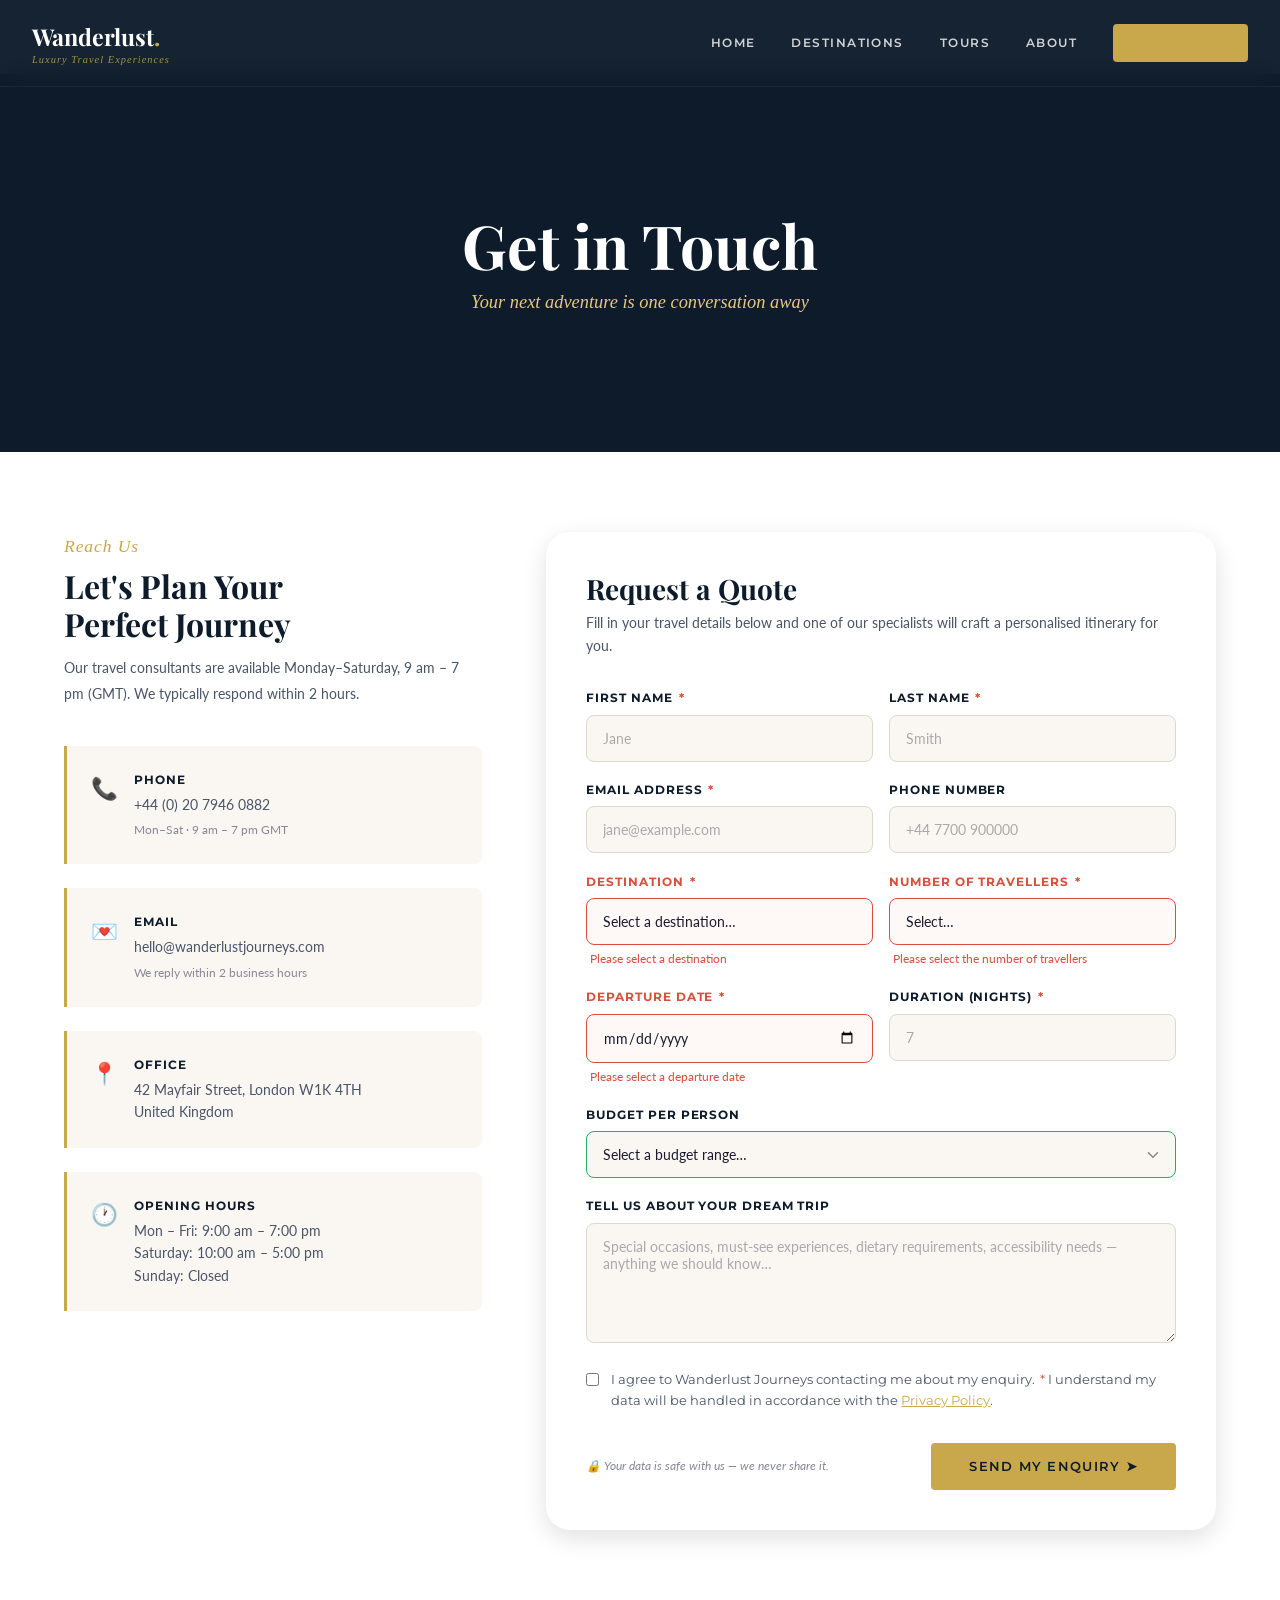
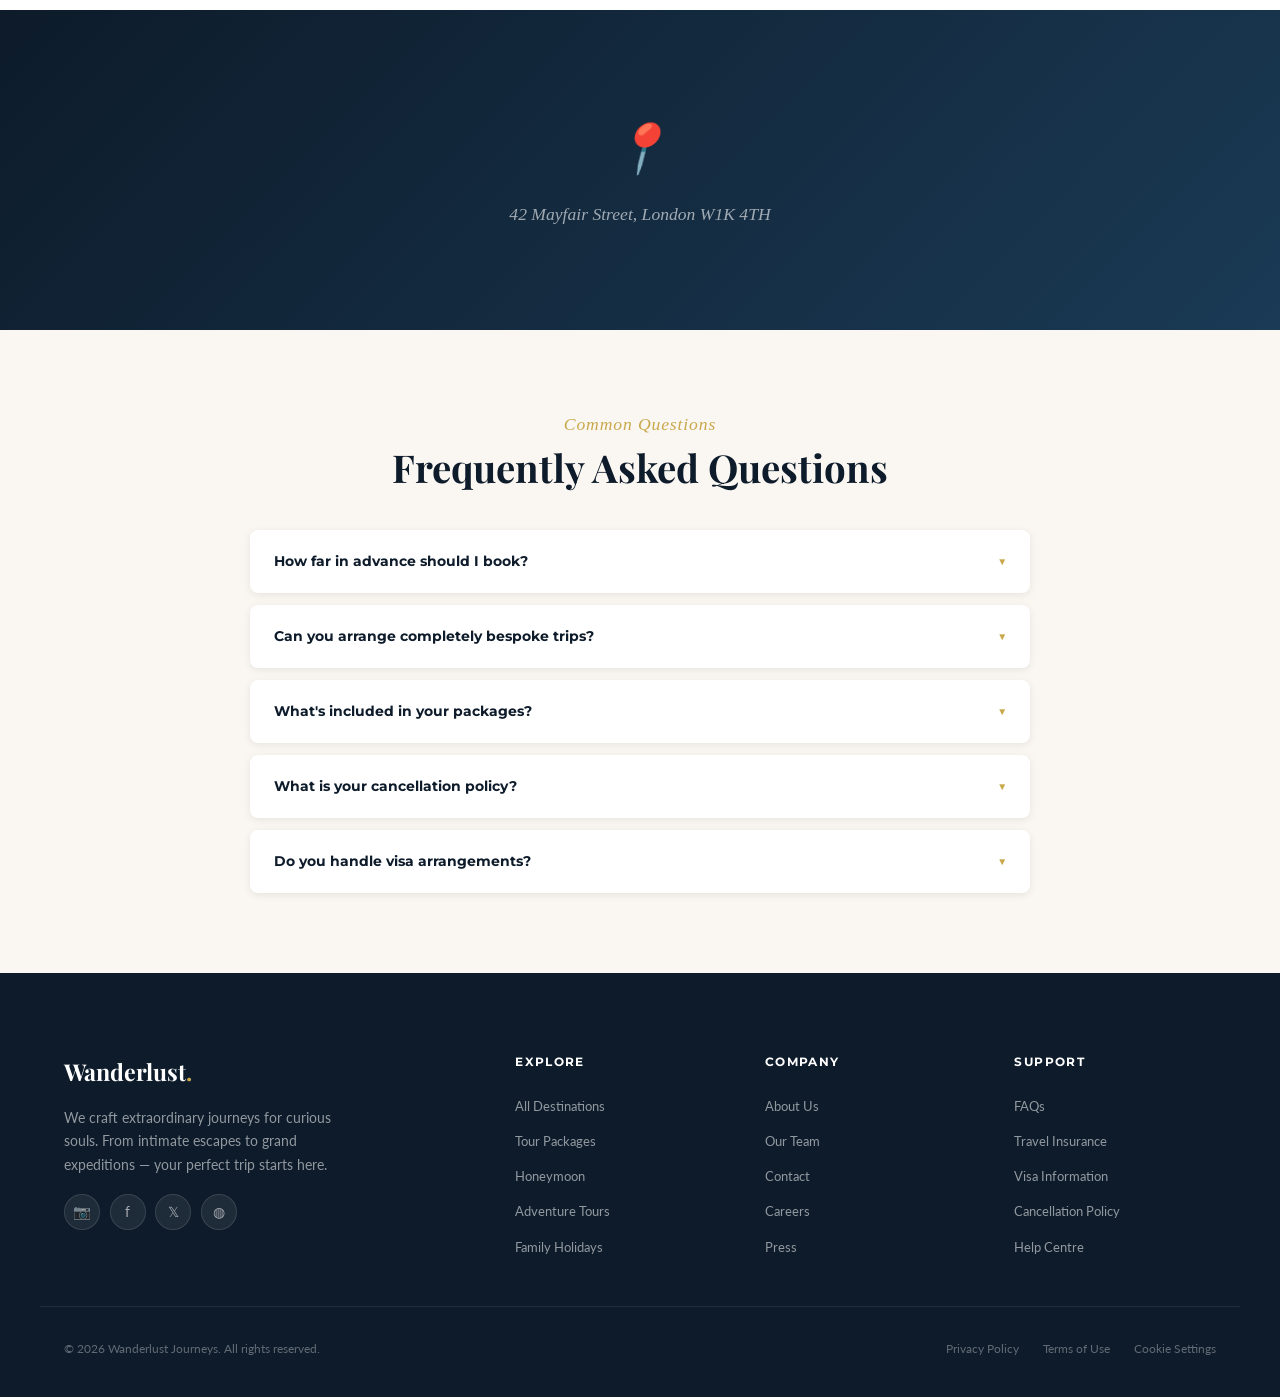
<file: contact.html>
<!DOCTYPE html>
<html lang="en">
<head>
  <meta charset="UTF-8" />
  <meta name="viewport" content="width=device-width, initial-scale=1.0" />
  <title>Contact &amp; Book — Wanderlust Journeys</title>
  <meta name="description" content="Ready to travel? Contact our experts and start planning your dream journey today." />
  <link rel="icon" type="image/svg+xml" href="/favicon.svg" />
  <link rel="stylesheet" href="style.css" />
  <style>
    .contact-hero { background-image: url('https://images.unsplash.com/photo-1476514525535-07fb3b4ae5f1?w=1920&q=80'); }

    /* Map placeholder */
    .map-section { padding: 0; height: 320px; overflow: hidden; position: relative; }
    .map-placeholder {
      width: 100%; height: 100%;
      background: linear-gradient(135deg, var(--navy) 0%, #1a3a55 100%);
      display: flex; align-items: center; justify-content: center;
      color: rgba(255,255,255,.6);
      font-family: var(--font-accent);
      font-style: italic;
      font-size: 1.1rem;
      flex-direction: column;
      gap: .75rem;
    }
    .map-placeholder .map-icon { font-size: 3rem; color: var(--gold); animation: float 3s ease infinite; }

    /* Success state — visible only after :valid form submit (shown via :focus-within trick workaround) */
    .form-success-msg {
      display: none;
      background: rgba(39,174,96,.1);
      border: 1px solid rgba(39,174,96,.3);
      border-radius: var(--radius-md);
      padding: 1rem 1.25rem;
      color: var(--success);
      font-family: var(--font-nav);
      font-size: .85rem;
      font-weight: 600;
      margin-top: 1rem;
    }

    /* FAQ accordion (CSS-only) */
    .faq-section { padding: var(--section-py) 1.5rem; background: var(--cream-light); }
    .faq-grid    { max-width: 780px; margin: 0 auto; display: flex; flex-direction: column; gap: .75rem; }
    .faq-item    { background: var(--white); border-radius: var(--radius-md); box-shadow: var(--shadow-sm); overflow: hidden; }

    .faq-toggle  { display: none; }
    .faq-question {
      display: flex; align-items: center; justify-content: space-between;
      padding: 1.25rem 1.5rem;
      cursor: pointer;
      font-family: var(--font-nav);
      font-size: .9rem; font-weight: 700;
      color: var(--navy);
      transition: color .3s;
      user-select: none;
      -webkit-user-select: none;
    }
    .faq-question:hover { color: var(--gold); }
    .faq-arrow {
      display: inline-block;
      font-size: .85rem;
      transition: transform .35s ease;
      color: var(--gold);
    }
    .faq-toggle:checked ~ .faq-question .faq-arrow { transform: rotate(180deg); }
    .faq-toggle:checked ~ .faq-question { color: var(--gold); }

    .faq-answer {
      max-height: 0;
      overflow: hidden;
      transition: max-height .45s ease, padding .35s ease;
    }
    .faq-answer-inner {
      padding: 0 1.5rem;
      font-size: .88rem;
      color: var(--mid);
      line-height: 1.75;
    }
    .faq-toggle:checked ~ .faq-answer { max-height: 260px; }
    .faq-toggle:checked ~ .faq-answer .faq-answer-inner { padding-bottom: 1.25rem; }
  </style>
</head>
<body>

<input type="checkbox" id="menu-toggle" class="menu-toggle">

<!-- ═══════════════════════════ HEADER ═══════════════════════════ -->
<header class="header">
  <div class="header-inner">
    <a href="/index.html" class="logo">
      <div>
        <div class="logo-text">Wanderlust<span>.</span></div>
        <div class="logo-tagline">Luxury Travel Experiences</div>
      </div>
    </a>
    <label for="menu-toggle" class="burger-label" aria-label="Toggle menu">
      <span></span><span></span><span></span>
    </label>
    <nav class="nav-links" aria-label="Main navigation">
      <a href="index.html">Home</a>
      <a href="destinations.html">Destinations</a>
      <a href="tours.html">Tours</a>
      <a href="about.html">About</a>
      <a href="contact.html" class="btn btn-primary active">Book Now</a>
    </nav>
  </div>
</header>

<!-- ═══════════════════════════ PAGE HERO ═══════════════════════════ -->
<div class="page-hero contact-hero">
  <div class="page-hero-content">
    <h1>Get in Touch</h1>
    <p>Your next adventure is one conversation away</p>
  </div>
</div>

<!-- ═══════════════════════════ CONTACT SECTION ═══════════════════════════ -->
<section class="section">
  <div class="contact-layout container">

    <!-- ── Left: Contact Info ── -->
    <div class="contact-info">

      <div style="margin-bottom:1rem;">
        <span class="section-eyebrow">Reach Us</span>
        <h2 class="section-title" style="font-size:clamp(1.6rem,2.5vw,2.2rem);">Let's Plan Your<br>Perfect Journey</h2>
        <p style="font-size:.9rem;color:var(--mid);margin-top:.75rem;line-height:1.75;">Our travel consultants are available Monday–Saturday, 9 am – 7 pm (GMT). We typically respond within 2 hours.</p>
      </div>

      <div class="contact-info-item">
        <div class="ci-icon">&#128222;</div>
        <div class="ci-text">
          <h4>Phone</h4>
          <p>+44 (0) 20 7946 0882</p>
          <p style="font-size:.78rem;color:var(--light);margin-top:.25rem;">Mon–Sat · 9 am – 7 pm GMT</p>
        </div>
      </div>

      <div class="contact-info-item">
        <div class="ci-icon">&#128140;</div>
        <div class="ci-text">
          <h4>Email</h4>
          <p>hello@wanderlustjourneys.com</p>
          <p style="font-size:.78rem;color:var(--light);margin-top:.25rem;">We reply within 2 business hours</p>
        </div>
      </div>

      <div class="contact-info-item">
        <div class="ci-icon">&#128205;</div>
        <div class="ci-text">
          <h4>Office</h4>
          <p>42 Mayfair Street, London W1K 4TH<br>United Kingdom</p>
        </div>
      </div>

      <div class="contact-info-item">
        <div class="ci-icon">&#128336;</div>
        <div class="ci-text">
          <h4>Opening Hours</h4>
          <p>Mon – Fri: 9:00 am – 7:00 pm<br>Saturday: 10:00 am – 5:00 pm<br>Sunday: Closed</p>
        </div>
      </div>

    </div><!-- /.contact-info -->

    <!-- ── Right: Booking Form ── -->
    <div class="contact-form-box">
      <h3>Request a Quote</h3>
      <p>Fill in your travel details below and one of our specialists will craft a personalised itinerary for you.</p>

      
      <form action="#" method="get">

        <div class="form-row">
          <div class="form-group">
            <label for="fname">First Name <span class="req">*</span></label>
            <input
              type="text"
              id="fname"
              name="first_name"
              class="form-control"
              placeholder="Jane"
              required
              minlength="2"
              pattern="[A-Za-z\s\-]{2,}"
            />
            <span class="v-msg">Please enter a valid first name (min 2 characters)</span>
          </div>
          <div class="form-group">
            <label for="lname">Last Name <span class="req">*</span></label>
            <input
              type="text"
              id="lname"
              name="last_name"
              class="form-control"
              placeholder="Smith"
              required
              minlength="2"
              pattern="[A-Za-z\s\-]{2,}"
            />
            <span class="v-msg">Please enter a valid last name (min 2 characters)</span>
          </div>
        </div>

        <div class="form-row">
          <div class="form-group">
            <label for="email">Email Address <span class="req">*</span></label>
            <input
              type="email"
              id="email"
              name="email"
              class="form-control"
              placeholder="jane@example.com"
              required
            />
            <span class="v-msg">Please enter a valid email address</span>
          </div>
          <div class="form-group">
            <label for="phone">Phone Number</label>
            <input
              type="tel"
              id="phone"
              name="phone"
              class="form-control"
              placeholder="+44 7700 900000"
              pattern="[\+\d\s\(\)\-]{7,20}"
            />
            <span class="v-msg">Please enter a valid phone number</span>
          </div>
        </div>

        <div class="form-row">
          <div class="form-group">
            <label for="destination">Destination <span class="req">*</span></label>
            <select id="destination" name="destination" class="form-control" required>
              <option value="" disabled selected>Select a destination…</option>
              <optgroup label="Europe">
                <option value="paris">Paris, France</option>
                <option value="santorini">Santorini, Greece</option>
                <option value="switzerland">Swiss Alps</option>
                <option value="iceland">Iceland</option>
              </optgroup>
              <optgroup label="Asia">
                <option value="bali">Bali, Indonesia</option>
                <option value="tokyo">Tokyo, Japan</option>
                <option value="thailand">Thailand</option>
                <option value="maldives">Maldives</option>
              </optgroup>
              <optgroup label="Americas &amp; Africa">
                <option value="peru">Peru (Machu Picchu)</option>
                <option value="morocco">Morocco</option>
              </optgroup>
              <option value="other">Other / Bespoke</option>
            </select>
            <span class="v-msg">Please select a destination</span>
          </div>
          <div class="form-group">
            <label for="travellers">Number of Travellers <span class="req">*</span></label>
            <select id="travellers" name="travellers" class="form-control" required>
              <option value="" disabled selected>Select…</option>
              <option value="1">1 — Solo</option>
              <option value="2">2 — Couple</option>
              <option value="3-4">3–4 — Small Group</option>
              <option value="5-8">5–8 — Group</option>
              <option value="9+">9+ — Large Group</option>
            </select>
            <span class="v-msg">Please select the number of travellers</span>
          </div>
        </div>

        <div class="form-row">
          <div class="form-group">
            <label for="depart">Departure Date <span class="req">*</span></label>
            <input
              type="date"
              id="depart"
              name="departure"
              class="form-control"
              required
              min="2025-01-01"
            />
            <span class="v-msg">Please select a departure date</span>
          </div>
          <div class="form-group">
            <label for="nights">Duration (nights) <span class="req">*</span></label>
            <input
              type="number"
              id="nights"
              name="nights"
              class="form-control"
              placeholder="7"
              required
              min="3"
              max="90"
            />
            <span class="v-msg">Please enter 3–90 nights</span>
          </div>
        </div>

        <div class="form-group">
          <label for="budget">Budget per Person</label>
          <select id="budget" name="budget" class="form-control">
            <option value="" disabled selected>Select a budget range…</option>
            <option value="1k-2k">$1,000 – $2,000</option>
            <option value="2k-4k">$2,000 – $4,000</option>
            <option value="4k-7k">$4,000 – $7,000</option>
            <option value="7k+">$7,000+</option>
            <option value="flexible">Flexible / Tell me what fits</option>
          </select>
        </div>

        <div class="form-group">
          <label for="message">Tell Us About Your Dream Trip</label>
          <textarea
            id="message"
            name="message"
            class="form-control"
            placeholder="Special occasions, must-see experiences, dietary requirements, accessibility needs — anything we should know…"
            rows="4"
          ></textarea>
        </div>

        <div class="form-group" style="display:flex;align-items:flex-start;gap:.75rem;">
          <input
            type="checkbox"
            id="consent"
            name="consent"
            required
            style="margin-top:.25rem;width:auto;flex-shrink:0;accent-color:var(--gold);"
          />
          <label for="consent" style="text-transform:none;letter-spacing:0;font-weight:400;font-size:.83rem;color:var(--mid);cursor:pointer;">
            I agree to Wanderlust Journeys contacting me about my enquiry. <span class="req">*</span>
            I understand my data will be handled in accordance with the <a href="#" style="color:var(--gold);text-decoration:underline;">Privacy Policy</a>.
          </label>
        </div>

        <div class="form-footer">
          <p class="form-note">&#128274; Your data is safe with us — we never share it.</p>
          <button type="submit" class="btn btn-primary">Send My Enquiry &#10148;</button>
        </div>

      </form>
    </div><!-- contact-form-box -->

  </div>
</section>

<!-- ═══════════════════════════ MAP PLACEHOLDER ═══════════════════════════ -->
<div class="map-section">
  <div class="map-placeholder">
    <span class="map-icon">&#128205;</span>
    <span>42 Mayfair Street, London W1K 4TH</span>
  </div>
</div>

<!-- ═══════════════════════════ FAQ  ═══════════════════════════ -->
<section class="faq-section">
  <div class="container text-center" style="margin-bottom:2.5rem;">
    <span class="section-eyebrow">Common Questions</span>
    <h2 class="section-title">Frequently Asked Questions</h2>
  </div>

  <div class="faq-grid">

    <div class="faq-item">
      <input type="checkbox" id="faq1" class="faq-toggle">
      <label for="faq1" class="faq-question">
        How far in advance should I book? <span class="faq-arrow">&#9660;</span>
      </label>
      <div class="faq-answer">
        <p class="faq-answer-inner">We recommend booking at least 3–6 months before your intended travel date, especially for peak season travel (June–August and December). Popular destinations like the Maldives and Japan can sell out up to 12 months in advance. However, we can often accommodate last-minute enquiries — just ask!</p>
      </div>
    </div>

    <div class="faq-item">
      <input type="checkbox" id="faq2" class="faq-toggle">
      <label for="faq2" class="faq-question">
        Can you arrange completely bespoke trips? <span class="faq-arrow">&#9660;</span>
      </label>
      <div class="faq-answer">
        <p class="faq-answer-inner">Absolutely — it's our speciality. While we offer pre-designed packages as a starting point, every itinerary is ultimately tailored to you. Tell us your dream and our consultants will build a trip around your exact preferences, dates, budget, and interests. No template, no compromise.</p>
      </div>
    </div>

    <div class="faq-item">
      <input type="checkbox" id="faq3" class="faq-toggle">
      <label for="faq3" class="faq-question">
        What's included in your packages? <span class="faq-arrow">&#9660;</span>
      </label>
      <div class="faq-answer">
        <p class="faq-answer-inner">Inclusions vary by package tier. All packages include accommodation and airport transfers; flights are included in most packages but can be excluded if you prefer to book independently. Our Premium and Luxury tiers include 24/7 concierge support, guided excursions, and travel insurance. See our full comparison table on the Tours page.</p>
      </div>
    </div>

    <div class="faq-item">
      <input type="checkbox" id="faq4" class="faq-toggle">
      <label for="faq4" class="faq-question">
        What is your cancellation policy? <span class="faq-arrow">&#9660;</span>
      </label>
      <div class="faq-answer">
        <p class="faq-answer-inner">We offer free cancellation up to 60 days before departure. Between 60–30 days, a 25% fee applies; 30–14 days, 50%; fewer than 14 days, 100%. We strongly recommend adding our comprehensive travel insurance (included in Premium &amp; Luxury tiers) which covers medical emergencies, trip interruption, and more.</p>
      </div>
    </div>

    <div class="faq-item">
      <input type="checkbox" id="faq5" class="faq-toggle">
      <label for="faq5" class="faq-question">
        Do you handle visa arrangements? <span class="faq-arrow">&#9660;</span>
      </label>
      <div class="faq-answer">
        <p class="faq-answer-inner">We provide comprehensive visa guidance and documentation checklists for every destination we serve. While we cannot apply on your behalf, our consultants will walk you through exactly what's needed, where to apply, and how long it takes. For certain destinations we work with specialist visa agencies and can facilitate the process on your behalf for a small fee.</p>
      </div>
    </div>

  </div>
</section>

<!-- ═══════════════════════════ FOOTER ═══════════════════════════ -->
<footer class="footer">
  <div class="footer-grid container">
    <div class="footer-brand">
      <div class="logo-text" style="margin-bottom:.3rem;">Wanderlust<span>.</span></div>
      <p>We craft extraordinary journeys for curious souls. From intimate escapes to grand expeditions — your perfect trip starts here.</p>
      <div class="footer-social">
        <a href="#" class="social-btn" aria-label="Instagram">&#128247;</a>
        <a href="#" class="social-btn" aria-label="Facebook">f</a>
        <a href="#" class="social-btn" aria-label="Twitter">&#120143;</a>
        <a href="#" class="social-btn" aria-label="Pinterest">&#9677;</a>
      </div>
    </div>
    <div class="footer-col">
      <h5>Explore</h5>
      <ul>
        <li><a href="destinations.html">All Destinations</a></li>
        <li><a href="tours.html">Tour Packages</a></li>
        <li><a href="tours.html">Honeymoon</a></li>
        <li><a href="tours.html">Adventure Tours</a></li>
        <li><a href="tours.html">Family Holidays</a></li>
      </ul>
    </div>
    <div class="footer-col">
      <h5>Company</h5>
      <ul>
        <li><a href="about.html">About Us</a></li>
        <li><a href="about.html">Our Team</a></li>
        <li><a href="contact.html">Contact</a></li>
        <li><a href="#">Careers</a></li>
        <li><a href="#">Press</a></li>
      </ul>
    </div>
    <div class="footer-col">
      <h5>Support</h5>
      <ul>
        <li><a href="#">FAQs</a></li>
        <li><a href="#">Travel Insurance</a></li>
        <li><a href="#">Visa Information</a></li>
        <li><a href="#">Cancellation Policy</a></li>
        <li><a href="contact.html">Help Centre</a></li>
      </ul>
    </div>
  </div>
  <div class="footer-bottom container">
    <p>&copy; 2026 Wanderlust Journeys. All rights reserved.</p>
    <div class="footer-bottom-links">
      <a href="#">Privacy Policy</a>
      <a href="#">Terms of Use</a>
      <a href="#">Cookie Settings</a>
    </div>
  </div>
</footer>

</body>
</html>
</file>
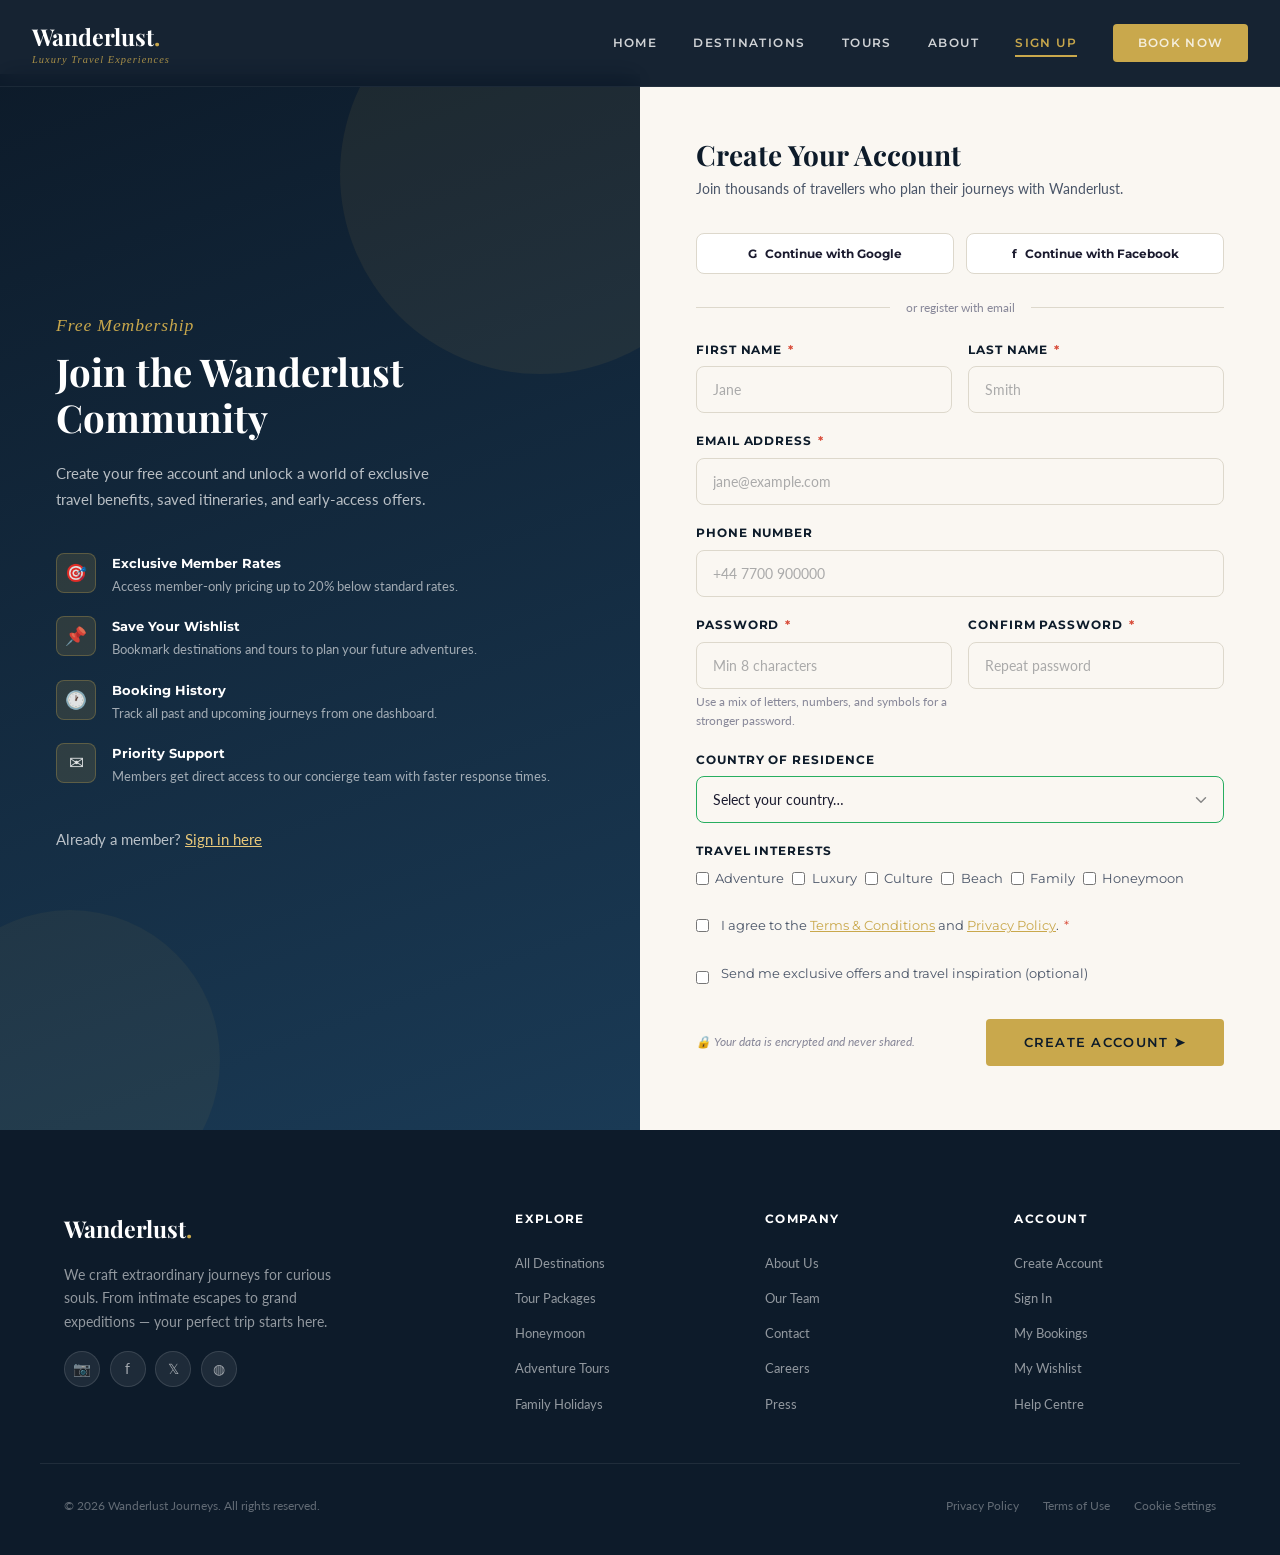
<file: signup.html>
<!DOCTYPE html>
<html lang="en">
<head>
  <meta charset="UTF-8" />
  <meta name="viewport" content="width=device-width, initial-scale=1.0" />
  <title>Sign Up — Wanderlust Journeys</title>
  <meta name="description" content="Create your free Wanderlust Journeys account to save favourite destinations, track bookings, and unlock exclusive member offers." />
  <link rel="icon" type="image/svg+xml" href="/favicon.svg" />
  <link rel="stylesheet" href="style.css" />
  <style>
    /* ── Sign-Up page layout ── */
    .signup-wrap {
      min-height: calc(100vh - 74px);
      margin-top: 74px;
      display: grid;
      grid-template-columns: 1fr 1fr;
    }

    /* Left: benefits panel */
    .signup-panel {
      background: linear-gradient(160deg, var(--navy) 0%, #1a3a55 100%);
      padding: 5rem 3.5rem;
      display: flex;
      flex-direction: column;
      justify-content: center;
      position: relative;
      overflow: hidden;
    }
    .signup-panel::before {
      content: '';
      position: absolute;
      top: -100px; right: -100px;
      width: 400px; height: 400px;
      border-radius: 50%;
      background: rgba(201,168,76,.08);
    }
    .signup-panel::after {
      content: '';
      position: absolute;
      bottom: -80px; left: -80px;
      width: 300px; height: 300px;
      border-radius: 50%;
      background: rgba(201,168,76,.06);
    }
    .signup-panel-inner { position: relative; z-index: 1; }

    .signup-panel .section-eyebrow { margin-bottom: .5rem; }
    .signup-panel h1 {
      color: var(--white);
      font-size: clamp(1.8rem,3vw,2.6rem);
      margin-bottom: 1.25rem;
    }
    .signup-panel > .signup-panel-inner > p {
      color: rgba(255,255,255,.7);
      font-size: .95rem;
      line-height: 1.75;
      max-width: 380px;
      margin-bottom: 2.5rem;
    }

    .benefit-list { display: flex; flex-direction: column; gap: 1.25rem; }
    .benefit-item {
      display: flex; align-items: flex-start; gap: 1rem;
      color: rgba(255,255,255,.85);
    }
    .benefit-icon {
      width: 40px; height: 40px; flex-shrink: 0;
      background: rgba(201,168,76,.15);
      border: 1px solid rgba(201,168,76,.3);
      border-radius: var(--radius-md);
      display: flex; align-items: center; justify-content: center;
      font-size: 1.1rem;
    }
    .benefit-text h4 { font-family: var(--font-nav); font-size: .82rem; font-weight: 700; color: var(--white); margin-bottom: .2rem; }
    .benefit-text p  { font-size: .8rem; color: rgba(255,255,255,.6); line-height: 1.5; }

    .signup-login-link {
      margin-top: 2.5rem;
      font-size: .85rem;
      color: rgba(255,255,255,.55);
    }
    .signup-login-link a { color: var(--gold-light); text-decoration: underline; }

    /* Right: form panel */
    .signup-form-wrap {
      background: var(--cream-light);
      padding: 4rem 3.5rem;
      display: flex;
      flex-direction: column;
      justify-content: center;
    }
    .signup-form-wrap h2 {
      font-family: var(--font-heading);
      font-size: 1.75rem;
      color: var(--navy);
      margin-bottom: .4rem;
    }
    .signup-form-wrap > p {
      font-size: .88rem;
      color: var(--mid);
      margin-bottom: 2rem;
    }

    /* Password strength hint */
    .pw-hint {
      font-size: .74rem;
      color: var(--light);
      margin-top: .3rem;
    }

    /* Divider */
    .form-divider {
      display: flex; align-items: center; gap: 1rem;
      margin: 1.5rem 0;
    }
    .form-divider::before,
    .form-divider::after {
      content: '';
      flex: 1;
      height: 1px;
      background: #ddd8cc;
    }
    .form-divider span { font-size: .75rem; color: var(--light); white-space: nowrap; }

    /* Social signup buttons */
    .social-signup { display: flex; gap: .75rem; }
    .social-signup-btn {
      flex: 1;
      padding: .75rem 1rem;
      border: 1.5px solid #ddd8cc;
      border-radius: var(--radius-md);
      background: var(--white);
      font-family: var(--font-nav);
      font-size: .75rem;
      font-weight: 700;
      color: var(--dark);
      cursor: pointer;
      transition: var(--transition);
      text-align: center;
      display: flex; align-items: center; justify-content: center; gap: .5rem;
    }
    .social-signup-btn:hover { border-color: var(--gold); box-shadow: var(--shadow-sm); transform: translateY(-1px); }

    @media (max-width: 900px) {
      .signup-wrap { grid-template-columns: 1fr; }
      .signup-panel { padding: 3rem 2rem; }
      .signup-form-wrap { padding: 3rem 2rem; }
    }
    @media (max-width: 480px) {
      .signup-panel { padding: 2.5rem 1.25rem; }
      .signup-form-wrap { padding: 2.5rem 1.25rem; }
      .social-signup { flex-direction: column; }
    }
  </style>
</head>
<body>

<input type="checkbox" id="menu-toggle" class="menu-toggle">

<!-- HEADER -->
<header class="header">
  <div class="header-inner">
    <a href="/index.html" class="logo">
      <div>
        <div class="logo-text">Wanderlust<span>.</span></div>
        <div class="logo-tagline">Luxury Travel Experiences</div>
      </div>
    </a>
    <label for="menu-toggle" class="burger-label" aria-label="Toggle menu">
      <span></span><span></span><span></span>
    </label>
    <nav class="nav-links" aria-label="Main navigation">
      <a href="index.html">Home</a>
      <a href="destinations.html">Destinations</a>
      <a href="tours.html">Tours</a>
      <a href="about.html">About</a>
      <a href="signup.html" class="active">Sign Up</a>
      <a href="contact.html" class="btn btn-primary">Book Now</a>
    </nav>
  </div>
</header>

<!-- SIGN-UP LAYOUT -->
<div class="signup-wrap">

  <!-- ── Left panel: benefits ── -->
  <div class="signup-panel">
    <div class="signup-panel-inner">
      <span class="section-eyebrow">Free Membership</span>
      <h1>Join the Wanderlust Community</h1>
      <p>Create your free account and unlock a world of exclusive travel benefits, saved itineraries, and early-access offers.</p>

      <div class="benefit-list">
        <div class="benefit-item">
          <div class="benefit-icon">&#127919;</div>
          <div class="benefit-text">
            <h4>Exclusive Member Rates</h4>
            <p>Access member-only pricing up to 20% below standard rates.</p>
          </div>
        </div>
        <div class="benefit-item">
          <div class="benefit-icon">&#128204;</div>
          <div class="benefit-text">
            <h4>Save Your Wishlist</h4>
            <p>Bookmark destinations and tours to plan your future adventures.</p>
          </div>
        </div>
        <div class="benefit-item">
          <div class="benefit-icon">&#128336;</div>
          <div class="benefit-text">
            <h4>Booking History</h4>
            <p>Track all past and upcoming journeys from one dashboard.</p>
          </div>
        </div>
        <div class="benefit-item">
          <div class="benefit-icon">&#9993;</div>
          <div class="benefit-text">
            <h4>Priority Support</h4>
            <p>Members get direct access to our concierge team with faster response times.</p>
          </div>
        </div>
      </div>

      <p class="signup-login-link">
        Already a member? <a href="/contact.html">Sign in here</a>
      </p>
    </div>
  </div>

  <!-- ── Right panel: form ── -->
  <div class="signup-form-wrap">
    <h2>Create Your Account</h2>
    <p>Join thousands of travellers who plan their journeys with Wanderlust.</p>

    <!-- Social sign-up shortcuts -->
    <div class="social-signup">
      <button type="button" class="social-signup-btn">
        <span>G</span> Continue with Google
      </button>
      <button type="button" class="social-signup-btn">
        <span>f</span> Continue with Facebook
      </button>
    </div>

    <div class="form-divider"><span>or register with email</span></div>


    <form action="#" method="get">

      <div class="form-row">
        <div class="form-group">
          <label for="su-fname">First Name <span class="req">*</span></label>
          <input
            type="text" id="su-fname" name="first_name"
            class="form-control" placeholder="Jane"
            required minlength="2"
            pattern="[A-Za-z\s\-]{2,}"
          />
          <span class="v-msg">Min 2 letters, letters only</span>
        </div>
        <div class="form-group">
          <label for="su-lname">Last Name <span class="req">*</span></label>
          <input
            type="text" id="su-lname" name="last_name"
            class="form-control" placeholder="Smith"
            required minlength="2"
            pattern="[A-Za-z\s\-]{2,}"
          />
          <span class="v-msg">Min 2 letters, letters only</span>
        </div>
      </div>

      <div class="form-group">
        <label for="su-email">Email Address <span class="req">*</span></label>
        <input
          type="email" id="su-email" name="email"
          class="form-control" placeholder="jane@example.com"
          required
        />
        <span class="v-msg">Please enter a valid email address</span>
      </div>

      <div class="form-group">
        <label for="su-phone">Phone Number</label>
        <input
          type="tel" id="su-phone" name="phone"
          class="form-control" placeholder="+44 7700 900000"
          pattern="[\+\d\s\(\)\-]{7,20}"
        />
        <span class="v-msg">Enter a valid phone number (7–20 digits)</span>
      </div>

      <div class="form-row">
        <div class="form-group">
          <label for="su-pw">Password <span class="req">*</span></label>
          <input
            type="password" id="su-pw" name="password"
            class="form-control" placeholder="Min 8 characters"
            required minlength="8"
            pattern=".{8,}"
          />
          <span class="v-msg">Password must be at least 8 characters</span>
          <p class="pw-hint">Use a mix of letters, numbers, and symbols for a stronger password.</p>
        </div>
        <div class="form-group">
          <label for="su-pw2">Confirm Password <span class="req">*</span></label>
          <input
            type="password" id="su-pw2" name="password2"
            class="form-control" placeholder="Repeat password"
            required minlength="8"
            pattern=".{8,}"
          />
          <span class="v-msg">Password must be at least 8 characters</span>
        </div>
      </div>

      <div class="form-group">
        <label for="su-country">Country of Residence</label>
        <select id="su-country" name="country" class="form-control">
          <option value="" disabled selected>Select your country…</option>
          <option value="GB">United Kingdom</option>
          <option value="US">United States</option>
          <option value="AU">Australia</option>
          <option value="CA">Canada</option>
          <option value="DE">Germany</option>
          <option value="FR">France</option>
          <option value="other">Other</option>
        </select>
      </div>

      <div class="form-group">
        <label>Travel Interests</label>
        <div style="display:flex;flex-wrap:wrap;gap:.5rem;margin-top:.35rem;">
          <label style="display:flex;align-items:center;gap:.4rem;font-size:.82rem;font-weight:400;text-transform:none;letter-spacing:0;color:var(--mid);cursor:pointer;">
            <input type="checkbox" name="interest" value="adventure" style="accent-color:var(--gold);width:auto;"> Adventure
          </label>
          <label style="display:flex;align-items:center;gap:.4rem;font-size:.82rem;font-weight:400;text-transform:none;letter-spacing:0;color:var(--mid);cursor:pointer;">
            <input type="checkbox" name="interest" value="luxury" style="accent-color:var(--gold);width:auto;"> Luxury
          </label>
          <label style="display:flex;align-items:center;gap:.4rem;font-size:.82rem;font-weight:400;text-transform:none;letter-spacing:0;color:var(--mid);cursor:pointer;">
            <input type="checkbox" name="interest" value="culture" style="accent-color:var(--gold);width:auto;"> Culture
          </label>
          <label style="display:flex;align-items:center;gap:.4rem;font-size:.82rem;font-weight:400;text-transform:none;letter-spacing:0;color:var(--mid);cursor:pointer;">
            <input type="checkbox" name="interest" value="beach" style="accent-color:var(--gold);width:auto;"> Beach
          </label>
          <label style="display:flex;align-items:center;gap:.4rem;font-size:.82rem;font-weight:400;text-transform:none;letter-spacing:0;color:var(--mid);cursor:pointer;">
            <input type="checkbox" name="interest" value="family" style="accent-color:var(--gold);width:auto;"> Family
          </label>
          <label style="display:flex;align-items:center;gap:.4rem;font-size:.82rem;font-weight:400;text-transform:none;letter-spacing:0;color:var(--mid);cursor:pointer;">
            <input type="checkbox" name="interest" value="honeymoon" style="accent-color:var(--gold);width:auto;"> Honeymoon
          </label>
        </div>
      </div>

      <div class="form-group" style="display:flex;align-items:flex-start;gap:.75rem;margin-top:.5rem;">
        <input
          type="checkbox" id="su-terms" name="terms" required
          style="margin-top:.25rem;width:auto;flex-shrink:0;accent-color:var(--gold);"
        />
        <label for="su-terms" style="text-transform:none;letter-spacing:0;font-weight:400;font-size:.83rem;color:var(--mid);cursor:pointer;">
          I agree to the <a href="#" style="color:var(--gold);text-decoration:underline;">Terms &amp; Conditions</a>
          and <a href="#" style="color:var(--gold);text-decoration:underline;">Privacy Policy</a>. <span class="req">*</span>
        </label>
      </div>

      <div class="form-group" style="display:flex;align-items:center;gap:.75rem;">
        <input
          type="checkbox" id="su-newsletter" name="newsletter"
          style="width:auto;flex-shrink:0;accent-color:var(--gold);"
        />
        <label for="su-newsletter" style="text-transform:none;letter-spacing:0;font-weight:400;font-size:.83rem;color:var(--mid);cursor:pointer;">
          Send me exclusive offers and travel inspiration (optional)
        </label>
      </div>

      <div class="form-footer" style="margin-top:1.75rem;">
        <p class="form-note">&#128274; Your data is encrypted and never shared.</p>
        <button type="submit" class="btn btn-primary">Create Account &#10148;</button>
      </div>

    </form>
  </div>

</div><!-- /.signup-wrap -->

<!-- ═══════════════════════════ FOOTER ═══════════════════════════ -->
<footer class="footer">
  <div class="footer-grid container">
    <div class="footer-brand">
      <div class="logo-text" style="margin-bottom:.3rem;">Wanderlust<span>.</span></div>
      <p>We craft extraordinary journeys for curious souls. From intimate escapes to grand expeditions — your perfect trip starts here.</p>
      <div class="footer-social">
        <a href="#" class="social-btn" aria-label="Instagram">&#128247;</a>
        <a href="#" class="social-btn" aria-label="Facebook">f</a>
        <a href="#" class="social-btn" aria-label="Twitter">&#120143;</a>
        <a href="#" class="social-btn" aria-label="Pinterest">&#9677;</a>
      </div>
    </div>
    <div class="footer-col">
      <h5>Explore</h5>
      <ul>
        <li><a href="destinations.html">All Destinations</a></li>
        <li><a href="tours.html">Tour Packages</a></li>
        <li><a href="tours.html">Honeymoon</a></li>
        <li><a href="tours.html">Adventure Tours</a></li>
        <li><a href="tours.html">Family Holidays</a></li>
      </ul>
    </div>
    <div class="footer-col">
      <h5>Company</h5>
      <ul>
        <li><a href="about.html">About Us</a></li>
        <li><a href="about.html">Our Team</a></li>
        <li><a href="contact.html">Contact</a></li>
        <li><a href="#">Careers</a></li>
        <li><a href="#">Press</a></li>
      </ul>
    </div>
    <div class="footer-col">
      <h5>Account</h5>
      <ul>
        <li><a href="/signup.html">Create Account</a></li>
        <li><a href="#">Sign In</a></li>
        <li><a href="#">My Bookings</a></li>
        <li><a href="#">My Wishlist</a></li>
        <li><a href="contact.html">Help Centre</a></li>
      </ul>
    </div>
  </div>
  <div class="footer-bottom container">
    <p>&copy; 2026 Wanderlust Journeys. All rights reserved.</p>
    <div class="footer-bottom-links">
      <a href="#">Privacy Policy</a>
      <a href="#">Terms of Use</a>
      <a href="#">Cookie Settings</a>
    </div>
  </div>
</footer>

</body>
</html>
</file>
<file: style.css>
/* ===== GOOGLE FONTS ===== */
@import url('https://fonts.googleapis.com/css2?family=Playfair+Display:ital,wght@0,400;0,700;1,400&family=Lato:wght@300;400;700&family=Montserrat:wght@400;500;600;700&family=Cormorant+Garant:ital,wght@0,400;0,600;1,400&display=swap');

/* ===== CSS VARIABLES ===== */
:root {
  --navy:        #0D1B2A;
  --navy-mid:    #1a2f45;
  --gold:        #C9A84C;
  --gold-light:  #E8C87A;
  --gold-pale:   #F5EDD4;
  --cream:       #F5F0E8;
  --cream-light: #FAF7F2;
  --dark:        #1A1A2E;
  --mid:         #4A5568;
  --light:       #888899;
  --white:       #FFFFFF;
  --error:       #D94F3D;
  --success:     #27AE60;

  --font-heading: 'Playfair Display', Georgia, serif;
  --font-body:    'Lato', Arial, sans-serif;
  --font-nav:     'Montserrat', Arial, sans-serif;
  --font-accent:  'Cormorant Garant', Georgia, serif;

  --shadow-sm:   0 2px 8px rgba(0,0,0,.08);
  --shadow-md:   0 8px 24px rgba(0,0,0,.12);
  --shadow-lg:   0 16px 48px rgba(0,0,0,.16);
  --shadow-gold: 0 8px 32px rgba(201,168,76,.35);

  --transition:      all .3s ease;
  --transition-slow: all .6s ease;

  --radius-sm: 4px;
  --radius-md: 8px;
  --radius-lg: 16px;
  --radius-xl: 24px;

  --container:  1200px;
  --header-h:   74px;
  --section-py: 5rem;
}

/* ===== RESET ===== */
*, *::before, *::after { box-sizing: border-box; margin: 0; padding: 0; }

html { scroll-behavior: smooth; font-size: 16px; }

body {
  font-family: var(--font-body);
  color: var(--dark);
  background: var(--white);
  line-height: 1.6;
  overflow-x: hidden;
}

img          { max-width: 100%; height: auto; display: block; }
a            { text-decoration: none; color: inherit; }
ul, ol       { list-style: none; }
button, input, select, textarea { font-family: inherit; }

/* ===== UTILITIES ===== */
.container   { max-width: var(--container); margin: 0 auto; padding: 0 1.5rem; }
.section     { padding: var(--section-py) 1.5rem; }
.section-alt { background: var(--cream-light); }
.section-dark{ background: var(--navy); color: var(--white); }
.text-center { text-align: center; }

/* ===== TYPOGRAPHY ===== */
h1,h2,h3 { font-family: var(--font-heading); line-height: 1.2; }
h1        { font-size: clamp(2.2rem,5vw,3.8rem); }
h2        { font-size: clamp(1.8rem,3vw,2.8rem); }
h3        { font-size: clamp(1.1rem,2vw,1.5rem); }

.section-eyebrow {
  display: block;
  font-family: var(--font-accent);
  font-style: italic;
  font-size: 1.1rem;
  color: var(--gold);
  letter-spacing: .05em;
  margin-bottom: .4rem;
}
.section-title {
  font-family: var(--font-heading);
  color: var(--navy);
  margin-bottom: .5rem;
}
.section-title--white { color: var(--white); }
.section-desc {
  color: var(--mid);
  max-width: 580px;
  margin: 0 auto 3rem;
  font-size: .95rem;
}
.section-desc--white { color: rgba(255,255,255,.7); }

/* ===== BUTTONS ===== */
.btn {
  display: inline-block;
  padding: .875rem 2.25rem;
  font-family: var(--font-nav);
  font-size: .8rem;
  font-weight: 600;
  letter-spacing: .1em;
  text-transform: uppercase;
  border: 2px solid transparent;
  border-radius: var(--radius-sm);
  cursor: pointer;
  transition: var(--transition);
  white-space: nowrap;
}
.btn-primary            { background: var(--gold);  color: var(--navy); }
.btn-primary:hover      { background: var(--gold-light); transform: translateY(-2px); box-shadow: var(--shadow-gold); }
.btn-primary:active     { transform: translateY(0); }

.btn-outline            { background: transparent; color: var(--white); border-color: var(--white); }
.btn-outline:hover      { background: var(--white); color: var(--navy); transform: translateY(-2px); }

.btn-dark               { background: var(--navy); color: var(--white); border-color: var(--navy); }
.btn-dark:hover         { background: var(--navy-mid); transform: translateY(-2px); box-shadow: var(--shadow-md); }

.btn-ghost              { background: transparent; color: var(--gold); border-color: var(--gold); }
.btn-ghost:hover        { background: var(--gold); color: var(--navy); }

.btn-sm  { padding: .5rem 1.25rem; font-size: .72rem; }

/* ===== HIDDEN CONTROLS (carousel radios + burger checkbox) ===== */
.cr, .menu-toggle {
  position: absolute;
  width: 0; height: 0;
  opacity: 0;
  pointer-events: none;
}

/* ===== HEADER ===== */
.header {
  position: fixed;
  top: 0; left: 0; right: 0;
  z-index: 900;
}
.header-inner {
  display: flex;
  align-items: center;
  justify-content: space-between;
  padding: 1.1rem 2rem;
  background: rgba(13,27,42,.96);
  backdrop-filter: blur(12px);
  -webkit-backdrop-filter: blur(12px);
  border-bottom: 1px solid rgba(255,255,255,.06);
}

/* Logo */
.logo        { display: flex; align-items: center; gap: .5rem; }
.logo-mark   { font-size: 1.75rem; line-height: 1; color: var(--gold); }
.logo-text   { font-family: var(--font-heading); font-size: 1.45rem; color: var(--white); font-weight: 700; }
.logo-text span        { color: var(--gold); }
.logo-tagline{
  font-family: var(--font-accent);
  font-size: .65rem;
  color: rgba(201,168,76,.8);
  font-style: italic;
  letter-spacing: .1em;
  margin-top: -3px;
}

/* Desktop Nav */
.nav-links {
  display: flex;
  align-items: center;
  gap: 2.25rem;
}
.nav-links a {
  font-family: var(--font-nav);
  font-size: .75rem;
  font-weight: 600;
  letter-spacing: .12em;
  text-transform: uppercase;
  color: rgba(255,255,255,.8);
  position: relative;
  transition: color .3s;
}
.nav-links a::after {
  content: '';
  position: absolute;
  bottom: -4px; left: 0;
  width: 0; height: 2px;
  background: var(--gold);
  transition: width .3s;
}
.nav-links a:hover,
.nav-links a.active           { color: var(--gold); }
.nav-links a:hover::after,
.nav-links a.active::after    { width: 100%; }
.nav-links .btn               { padding: .5rem 1.4rem; font-size: .72rem; }
.nav-links .btn::after        { display: none; }

/* ===== BURGER MENU (CSS-ONLY checkbox trick) ===== */
.burger-label {
  display: none;
  flex-direction: column;
  justify-content: center;
  align-items: center;
  width: 40px; height: 40px;
  cursor: pointer;
  gap: 5px;
  z-index: 910;
}
.burger-label span {
  display: block;
  width: 24px; height: 2px;
  background: var(--white);
  border-radius: 2px;
  transition: var(--transition);
  transform-origin: center;
}

/* Checkbox controls nav on mobile — input is BEFORE <header> so ~ selector reaches it */
#menu-toggle:checked ~ .header .burger-label span:nth-child(1) { transform: translateY(7px) rotate(45deg); }
#menu-toggle:checked ~ .header .burger-label span:nth-child(2) { opacity: 0; transform: scaleX(0); }
#menu-toggle:checked ~ .header .burger-label span:nth-child(3) { transform: translateY(-7px) rotate(-45deg); }

/* ===== PAGE TOP OFFSET ===== */
.page-top { margin-top: var(--header-h); }

/* ===== HERO CAROUSEL ===== */
.hero-carousel {
  position: relative;
  width: 100%;
  height: calc(100vh - var(--header-h));
  min-height: 560px;
  overflow: hidden;
  margin-top: var(--header-h);
}
.hero-slides {
  display: flex;
  height: 100%;
  transition: transform .85s cubic-bezier(.77,0,.175,1);
  will-change: transform;
}
/* Slide transforms driven by radio inputs (inputs are body-level siblings of .hero-carousel) */
#s1:checked ~ .hero-carousel .hero-slides { transform: translateX(0%);    }
#s2:checked ~ .hero-carousel .hero-slides { transform: translateX(-100%); }
#s3:checked ~ .hero-carousel .hero-slides { transform: translateX(-200%); }

.hero-slide {
  min-width: 100%;
  height: 100%;
  background-size: cover;
  background-position: center;
  position: relative;
  display: flex;
  align-items: center;
}
.hero-slide::before {
  content: '';
  position: absolute; inset: 0;
  background: linear-gradient(100deg, rgba(13,27,42,.8) 0%, rgba(13,27,42,.35) 55%, transparent 100%);
}
.hero-content {
  position: relative;
  z-index: 2;
  max-width: 620px;
  padding: 2rem 3rem;
  color: var(--white);
}
.hero-eyebrow {
  font-family: var(--font-accent);
  font-style: italic;
  font-size: 1.1rem;
  color: var(--gold-light);
  letter-spacing: .06em;
  margin-bottom: 1rem;
  animation: fadeInUp .9s .1s ease both;
}
.hero-content h1 {
  line-height: 1.1;
  margin-bottom: 1.25rem;
  animation: fadeInUp .9s .25s ease both;
}
.hero-content p {
  font-size: 1.05rem;
  color: rgba(255,255,255,.85);
  max-width: 460px;
  line-height: 1.75;
  margin-bottom: 2rem;
  animation: fadeInUp .9s .4s ease both;
}
.hero-btns {
  display: flex;
  gap: 1rem;
  flex-wrap: wrap;
  animation: fadeInUp .9s .55s ease both;
}

/* Active dot */
.carousel-dots {
  position: absolute;
  bottom: 2rem; left: 50%;
  transform: translateX(-50%);
  display: flex;
  gap: .75rem;
  z-index: 10;
}
.carousel-dots label {
  display: block;
  width: 10px; height: 10px;
  border-radius: 50%;
  background: rgba(255,255,255,.35);
  border: 2px solid rgba(255,255,255,.55);
  cursor: pointer;
  transition: var(--transition);
}
.carousel-dots label:hover { background: rgba(255,255,255,.7); }

#s1:checked ~ .hero-carousel .carousel-dots label[for="s1"],
#s2:checked ~ .hero-carousel .carousel-dots label[for="s2"],
#s3:checked ~ .hero-carousel .carousel-dots label[for="s3"] {
  background: var(--gold);
  border-color: var(--gold);
  transform: scale(1.25);
}

/* Scroll indicator */
.scroll-cue {
  position: absolute;
  bottom: 2rem; right: 2.5rem;
  display: flex; flex-direction: column;
  align-items: center; gap: .5rem;
  color: rgba(255,255,255,.5);
  font-family: var(--font-nav);
  font-size: .6rem;
  letter-spacing: .15em;
  text-transform: uppercase;
  z-index: 10;
}
.scroll-line {
  width: 1px; height: 50px;
  background: linear-gradient(to bottom, rgba(255,255,255,.5), transparent);
  animation: scrollDown 2.2s ease infinite;
}

/* ===== PAGE HERO BANNER (inner pages) ===== */
.page-hero {
  height: 42vh;
  min-height: 280px;
  background-size: cover;
  background-position: center;
  background-color: var(--navy);
  display: flex;
  align-items: center;
  justify-content: center;
  text-align: center;
  position: relative;
  margin-top: var(--header-h);
}
.page-hero::before {
  content: '';
  position: absolute; inset: 0;
  background: linear-gradient(135deg, rgba(13,27,42,.72) 0%, rgba(13,27,42,.45) 100%);
}
.page-hero-content { position: relative; z-index: 1; color: var(--white); padding: 1rem; }
.page-hero-content h1 { margin-bottom: .4rem; }
.page-hero-content p {
  font-family: var(--font-accent);
  font-style: italic;
  font-size: 1.15rem;
  color: var(--gold-light);
}

/* ===== FEATURES STRIP ===== */
.features-strip { background: var(--navy); padding: 3.5rem 1.5rem; }
.features-grid {
  display: grid;
  grid-template-columns: repeat(4,1fr);
  gap: 2rem;
  max-width: var(--container);
  margin: 0 auto;
}
.feature-item { display: flex; align-items: center; gap: 1rem; color: var(--white); }
.feature-icon {
  width: 50px; height: 50px;
  background: rgba(201,168,76,.12);
  border: 1px solid rgba(201,168,76,.3);
  border-radius: var(--radius-md);
  display: flex; align-items: center; justify-content: center;
  font-size: 1.3rem;
  flex-shrink: 0;
  transition: var(--transition);
}
.feature-item:hover .feature-icon { background: var(--gold); border-color: var(--gold); transform: rotate(6deg) scale(1.08); }
.feature-text h4 { font-family: var(--font-nav); font-size: .82rem; font-weight: 700; letter-spacing: .05em; margin-bottom: .2rem; }
.feature-text p  { font-size: .78rem; color: rgba(255,255,255,.55); }

/* ===== DESTINATION CARDS (home featured grid) ===== */
.dest-grid {
  display: grid;
  grid-template-columns: repeat(3,1fr);
  grid-template-rows: auto auto;
  gap: 1.25rem;
  max-width: var(--container);
  margin: 0 auto;
}
.dest-card-wide { grid-column: span 2; }

.dest-card {
  position: relative;
  border-radius: var(--radius-lg);
  overflow: hidden;
  cursor: pointer;
  box-shadow: var(--shadow-md);
  transition: var(--transition);
  aspect-ratio: 4/3;
}
.dest-card-wide { aspect-ratio: 16/9; }
.dest-card:hover { transform: translateY(-7px); box-shadow: var(--shadow-lg); }

.dest-card img {
  width: 100%; height: 100%;
  object-fit: cover;
  transition: transform .65s ease;
}
.dest-card:hover img { transform: scale(1.08); }

.dest-card-overlay {
  position: absolute; inset: 0;
  background: linear-gradient(to top, rgba(13,27,42,.88) 0%, rgba(13,27,42,.1) 55%, transparent 100%);
  display: flex; flex-direction: column; justify-content: flex-end;
  padding: 1.5rem;
  color: var(--white);
  transition: var(--transition);
}
.dest-card:hover .dest-card-overlay {
  background: linear-gradient(to top, rgba(13,27,42,.92) 0%, rgba(13,27,42,.25) 60%, transparent 100%);
}
.dest-region {
  font-family: var(--font-nav);
  font-size: .68rem;
  font-weight: 700;
  letter-spacing: .15em;
  text-transform: uppercase;
  color: var(--gold-light);
  margin-bottom: .2rem;
}
.dest-name { font-family: var(--font-heading); font-size: 1.35rem; margin-bottom: .3rem; }
.dest-card-wide .dest-name { font-size: 2rem; }
.dest-meta { display: flex; align-items: center; gap: 1rem; font-size: .78rem; color: rgba(255,255,255,.7); }

.dest-tag {
  display: inline-block;
  margin-top: .65rem;
  background: var(--gold);
  color: var(--navy);
  font-family: var(--font-nav);
  font-size: .7rem;
  font-weight: 700;
  padding: .28rem .75rem;
  border-radius: 20px;
  opacity: 0;
  transform: translateY(6px);
  transition: var(--transition);
}
.dest-card:hover .dest-tag { opacity: 1; transform: translateY(0); }

/* ===== FULL DESTINATIONS GRID (destinations.html) ===== */
.dest-full-grid {
  display: grid;
  grid-template-columns: repeat(3,1fr);
  gap: 2rem;
  max-width: var(--container);
  margin: 0 auto;
}
.dest-full-card {
  background: var(--white);
  border-radius: var(--radius-lg);
  overflow: hidden;
  box-shadow: var(--shadow-sm);
  transition: var(--transition);
  display: flex; flex-direction: column;
}
.dest-full-card:hover { transform: translateY(-8px); box-shadow: var(--shadow-lg); }
.dest-full-img { height: 215px; overflow: hidden; }
.dest-full-img img { width: 100%; height: 100%; object-fit: cover; transition: transform .55s; }
.dest-full-card:hover .dest-full-img img { transform: scale(1.08); }
.dest-full-body { padding: 1.5rem; flex: 1; display: flex; flex-direction: column; }
.dest-full-body h3 { font-family: var(--font-heading); color: var(--navy); font-size: 1.2rem; margin-bottom: .5rem; }
.dest-full-body p  { font-size: .875rem; color: var(--mid); line-height: 1.65; flex: 1; margin-bottom: 1rem; }
.dest-full-footer {
  display: flex; align-items: center; justify-content: space-between;
  border-top: 1px solid var(--cream);
  padding-top: 1rem;
  margin-top: auto;
}
.dest-full-price { font-family: var(--font-heading); font-size: 1.3rem; font-weight: 700; color: var(--navy); }
.dest-full-price span { font-family: var(--font-nav); font-size: .7rem; color: var(--light); font-weight: 400; }
.dest-highlight {
  display: flex; gap: .75rem;
  margin-bottom: .75rem;
}
.dest-hl-item {
  background: var(--cream);
  border-radius: var(--radius-sm);
  padding: .25rem .6rem;
  font-family: var(--font-nav);
  font-size: .68rem;
  font-weight: 600;
  color: var(--navy);
  letter-spacing: .04em;
}

/* ===== TOUR CARDS ===== */
.tours-grid {
  display: grid;
  grid-template-columns: repeat(3,1fr);
  gap: 1.75rem;
  max-width: var(--container);
  margin: 0 auto 3rem;
}
.tour-card {
  background: var(--white);
  border-radius: var(--radius-lg);
  overflow: hidden;
  box-shadow: var(--shadow-sm);
  display: flex; flex-direction: column;
  transition: var(--transition);
}
.tour-card:hover { transform: translateY(-7px); box-shadow: var(--shadow-lg); }

.tour-card-img { height: 230px; overflow: hidden; position: relative; }
.tour-card-img img { width: 100%; height: 100%; object-fit: cover; transition: transform .55s; }
.tour-card:hover .tour-card-img img { transform: scale(1.07); }

.tour-badge {
  position: absolute; top: 1rem; left: 1rem;
  background: var(--gold); color: var(--navy);
  font-family: var(--font-nav); font-size: .65rem; font-weight: 700;
  letter-spacing: .1em; text-transform: uppercase;
  padding: .28rem .8rem; border-radius: 20px;
}
.tour-badge-new { background: #2ecc71; color: #fff; }

.tour-body { padding: 1.5rem; flex: 1; display: flex; flex-direction: column; }
.tour-duration { font-family: var(--font-nav); font-size: .72rem; color: var(--gold); font-weight: 700; letter-spacing: .08em; margin-bottom: .4rem; }
.tour-body h3 { font-family: var(--font-heading); font-size: 1.2rem; color: var(--navy); line-height: 1.3; margin-bottom: .6rem; }
.tour-body p  { font-size: .875rem; color: var(--mid); line-height: 1.65; flex: 1; }

.tour-footer {
  display: flex; align-items: center; justify-content: space-between;
  padding: 1rem 1.5rem;
  border-top: 1px solid var(--cream);
}
.tour-price-from { font-size: .7rem; color: var(--light); font-family: var(--font-nav); }
.tour-price-amt  { font-family: var(--font-heading); font-size: 1.45rem; font-weight: 700; color: var(--navy); }
.tour-price-amt sup { font-size: .8rem; vertical-align: super; }

.tour-includes {
  display: flex; gap: .5rem;
  margin: .75rem 0;
  flex-wrap: wrap;
}
.incl-tag {
  background: var(--cream-light);
  border: 1px solid var(--cream);
  border-radius: var(--radius-sm);
  padding: .2rem .55rem;
  font-size: .68rem;
  font-family: var(--font-nav);
  color: var(--mid);
}

/* ===== PRICING TABLE ===== */
.table-wrapper {
  max-width: var(--container);
  margin: 0 auto;
  overflow-x: auto;
  border-radius: var(--radius-lg);
  box-shadow: var(--shadow-md);
}
.pricing-table {
  width: 100%;
  min-width: 620px;
  border-collapse: collapse;
  background: var(--white);
}
.pricing-table thead th {
  background: var(--navy);
  color: var(--white);
  padding: 1.2rem 1.5rem;
  text-align: left;
  font-family: var(--font-nav);
  font-size: .78rem;
  font-weight: 700;
  letter-spacing: .08em;
  text-transform: uppercase;
}
.pricing-table thead th.th-feat { background: var(--gold); color: var(--navy); text-align: center; }
.pricing-table thead th:first-child { border-radius: var(--radius-md) 0 0 0; }
.pricing-table thead th:last-child  { border-radius: 0 var(--radius-md) 0 0; text-align: right; }

.pricing-table tbody tr { border-bottom: 1px solid #f0ece4; transition: background .2s; }
.pricing-table tbody tr:last-child { border-bottom: none; }
.pricing-table tbody tr:hover { background: var(--cream-light); }

.pricing-table td {
  padding: .95rem 1.5rem;
  font-size: .9rem;
  color: var(--mid);
  vertical-align: middle;
}
.pricing-table td:first-child { font-weight: 700; color: var(--dark); font-family: var(--font-heading); }
.pricing-table td:last-child  { text-align: right; font-weight: 700; color: var(--navy); font-family: var(--font-nav); }
.pricing-table td.td-feat     { background: var(--gold-pale); text-align: center; font-weight: 700; color: var(--navy); }

.ico-yes { color: var(--success); font-weight: 700; }
.ico-no  { color: #ccc; }

/* ===== TESTIMONIALS ===== */
.testi-grid {
  display: grid;
  grid-template-columns: repeat(3,1fr);
  gap: 2rem;
  max-width: var(--container);
  margin: 0 auto;
}
.testi-card {
  background: rgba(255,255,255,.06);
  border: 1px solid rgba(255,255,255,.1);
  border-radius: var(--radius-lg);
  padding: 2rem;
  position: relative;
  transition: var(--transition);
}
.testi-card::before {
  content: '\201C';
  position: absolute; top: .75rem; right: 1.5rem;
  font-family: var(--font-heading);
  font-size: 5rem;
  color: rgba(201,168,76,.18);
  line-height: 1;
}
.testi-card:hover { background: rgba(255,255,255,.1); border-color: rgba(201,168,76,.3); transform: translateY(-4px); }
.testi-stars { color: var(--gold); font-size: .9rem; letter-spacing: .1em; margin-bottom: 1rem; }
.testi-text {
  font-family: var(--font-accent);
  font-style: italic;
  font-size: 1rem;
  line-height: 1.75;
  color: rgba(255,255,255,.85);
  margin-bottom: 1.5rem;
}
.testi-author { display: flex; align-items: center; gap: .75rem; }
.testi-avatar { width: 44px; height: 44px; border-radius: 50%; object-fit: cover; border: 2px solid var(--gold); }
.testi-name   { font-family: var(--font-nav); font-size: .84rem; font-weight: 700; color: var(--white); }
.testi-trip   { font-size: .74rem; color: var(--gold-light); }

/* ===== STATS STRIP ===== */
.stats-strip { background: var(--gold); padding: 4rem 1.5rem; }
.stats-grid {
  display: grid;
  grid-template-columns: repeat(4,1fr);
  gap: 2rem;
  max-width: var(--container);
  margin: 0 auto;
  text-align: center;
}
.stat-num {
  display: block;
  font-family: var(--font-heading);
  font-size: clamp(2.5rem,4vw,3.5rem);
  font-weight: 700;
  color: var(--navy);
  line-height: 1;
}
.stat-label {
  font-family: var(--font-nav);
  font-size: .78rem;
  font-weight: 700;
  letter-spacing: .1em;
  text-transform: uppercase;
  color: rgba(13,27,42,.62);
  margin-top: .35rem;
}

/* ===== TEAM ===== */
.team-grid {
  display: grid;
  grid-template-columns: repeat(4,1fr);
  gap: 2rem;
  max-width: var(--container);
  margin: 0 auto;
}
.team-card { text-align: center; transition: var(--transition); }
.team-card:hover { transform: translateY(-6px); }

.team-img-wrap {
  width: 155px; height: 155px;
  border-radius: 50%;
  overflow: hidden;
  margin: 0 auto 1.2rem;
  border: 3px solid var(--cream);
  transition: var(--transition);
  box-shadow: var(--shadow-sm);
}
.team-card:hover .team-img-wrap { border-color: var(--gold); box-shadow: 0 0 0 6px var(--gold-pale); }
.team-img-wrap img { width: 100%; height: 100%; object-fit: cover; transition: transform .5s; }
.team-card:hover .team-img-wrap img { transform: scale(1.08); }
.team-name { font-family: var(--font-heading); font-size: 1.1rem; color: var(--navy); margin-bottom: .25rem; }
.team-role { font-family: var(--font-nav); font-size: .72rem; font-weight: 700; letter-spacing: .1em; text-transform: uppercase; color: var(--gold); }

/* ===== ABOUT STORY ===== */
.about-layout {
  display: grid;
  grid-template-columns: 1fr 1fr;
  gap: 5rem;
  max-width: var(--container);
  margin: 0 auto;
  align-items: center;
}
.about-img-wrap { border-radius: var(--radius-xl); overflow: hidden; box-shadow: var(--shadow-lg); position: relative; }
.about-img-wrap img { width: 100%; height: 500px; object-fit: cover; transition: transform .6s; }
.about-img-wrap:hover img { transform: scale(1.04); }
.about-badge {
  position: absolute; bottom: 2rem; right: -1.75rem;
  background: var(--gold); color: var(--navy);
  padding: 1.2rem 1.5rem; border-radius: var(--radius-lg);
  text-align: center; box-shadow: var(--shadow-md);
}
.about-badge .bn { font-family: var(--font-heading); font-size: 2.5rem; font-weight: 700; line-height: 1; }
.about-badge .bl { font-family: var(--font-nav); font-size: .62rem; font-weight: 700; letter-spacing: .1em; text-transform: uppercase; }

.about-text { display: flex; flex-direction: column; gap: .85rem; }
.about-text .section-eyebrow { margin-bottom: 0; }
.about-text .section-title   { margin-bottom: .5rem; }
.about-text p { font-size: .95rem; color: var(--mid); line-height: 1.8; }
.about-bullets { display: flex; flex-direction: column; gap: .65rem; margin-top: .5rem; }
.about-bullet  {
  display: flex; align-items: center; gap: .75rem;
  font-size: .9rem; color: var(--mid);
}
.about-bullet::before {
  content: '';
  display: block; flex-shrink: 0;
  width: 8px; height: 8px;
  border-radius: 50%; background: var(--gold);
}

/* ===== CONTACT LAYOUT ===== */
.contact-layout {
  display: grid;
  grid-template-columns: 1fr 1.6fr;
  gap: 4rem;
  max-width: var(--container);
  margin: 0 auto;
  align-items: start;
}
.contact-info { display: flex; flex-direction: column; gap: 1.5rem; }
.contact-info-item {
  display: flex; align-items: flex-start; gap: 1rem;
  padding: 1.5rem;
  background: var(--cream-light);
  border-left: 3px solid var(--gold);
  border-radius: 0 var(--radius-md) var(--radius-md) 0;
  transition: var(--transition);
}
.contact-info-item:hover { background: var(--white); box-shadow: var(--shadow-sm); transform: translateX(4px); }
.ci-icon { font-size: 1.35rem; color: var(--gold); flex-shrink: 0; margin-top: .1rem; }
.ci-text h4 { font-family: var(--font-nav); font-size: .75rem; font-weight: 700; letter-spacing: .08em; text-transform: uppercase; color: var(--navy); margin-bottom: .3rem; }
.ci-text p  { font-size: .88rem; color: var(--mid); }

/* Contact Form Box */
.contact-form-box {
  background: var(--white);
  border-radius: var(--radius-xl);
  padding: 2.5rem;
  box-shadow: var(--shadow-md);
}
.contact-form-box h3 { font-family: var(--font-heading); font-size: 1.75rem; color: var(--navy); margin-bottom: .4rem; }
.contact-form-box > p { font-size: .88rem; color: var(--mid); margin-bottom: 2rem; }

/* ===== FORMS ===== */
.form-row    { display: grid; grid-template-columns: 1fr 1fr; gap: 1rem; }
.form-group  { margin-bottom: 1.2rem; }
.form-group label {
  display: block;
  font-family: var(--font-nav);
  font-size: .72rem;
  font-weight: 700;
  letter-spacing: .08em;
  text-transform: uppercase;
  color: var(--navy);
  margin-bottom: .45rem;
}
.form-group label .req { color: var(--error); margin-left: 2px; }

.form-control {
  width: 100%;
  padding: .875rem 1rem;
  font-family: var(--font-body);
  font-size: .9rem;
  color: var(--dark);
  background: var(--cream-light);
  border: 1.5px solid #ddd8cc;
  border-radius: var(--radius-md);
  outline: none;
  transition: var(--transition);
  -webkit-appearance: none;
  appearance: none;
}
.form-control::placeholder { color: #aaa; }
.form-control:focus { border-color: var(--gold); background: var(--white); box-shadow: 0 0 0 3px rgba(201,168,76,.18); }

/* HTML5 Validation — only show feedback after user has typed (uses :placeholder-shown) */
.form-control:invalid:not(:placeholder-shown) {
  border-color: var(--error);
  background: rgba(217,79,61,.04);
}
.form-control:valid:not(:placeholder-shown) {
  border-color: var(--success);
}

/* Validation message: visible only when sibling input is invalid + not empty */
.v-msg { display: none; font-size: .74rem; color: var(--error); margin-top: .3rem; padding-left: .25rem; }
.form-group:has(.form-control:invalid:not(:placeholder-shown)) .v-msg { display: block; }
.form-group:has(.form-control:invalid:not(:placeholder-shown)) label  { color: var(--error); }

textarea.form-control   { resize: vertical; min-height: 120px; }
select.form-control {
  cursor: pointer;
  background-image: url("data:image/svg+xml,%3csvg xmlns='http://www.w3.org/2000/svg' viewBox='0 0 16 16'%3e%3cpath fill='none' stroke='%23888' stroke-linecap='round' stroke-linejoin='round' stroke-width='2' d='M2 5l6 6 6-6'/%3e%3c/svg%3e");
  background-repeat: no-repeat;
  background-position: right 1rem center;
  background-size: 12px;
  padding-right: 2.5rem;
}
select.form-control:invalid { border-color: var(--error); }
select.form-control:valid   { border-color: var(--success); }

.form-footer { display: flex; align-items: center; justify-content: space-between; margin-top: 1.5rem; gap: 1rem; flex-wrap: wrap; }
.form-note   { font-size: .74rem; color: var(--light); font-style: italic; }

/* ===== NEWSLETTER ===== */
.newsletter {
  background: linear-gradient(135deg, var(--navy) 0%, var(--navy-mid) 100%);
  padding: 5rem 1.5rem;
  text-align: center;
}
.newsletter h2 { color: var(--white); margin-bottom: .75rem; }
.newsletter p  { color: rgba(255,255,255,.65); max-width: 460px; margin: 0 auto 2rem; font-size: .95rem; }
.nl-form {
  display: flex;
  max-width: 460px;
  margin: 0 auto;
  border-radius: var(--radius-md);
  overflow: hidden;
  box-shadow: var(--shadow-lg);
}
.nl-form input {
  flex: 1;
  padding: 1rem 1.25rem;
  border: none; outline: none;
  font-family: var(--font-body);
  font-size: .9rem;
  background: var(--white);
  color: var(--dark);
}
.nl-form input:invalid { outline: none; }
.nl-form button {
  padding: 1rem 1.75rem;
  background: var(--gold); color: var(--navy);
  border: none; cursor: pointer;
  font-family: var(--font-nav);
  font-size: .78rem; font-weight: 700;
  letter-spacing: .08em; text-transform: uppercase;
  transition: background .3s;
  white-space: nowrap;
}
.nl-form button:hover { background: var(--gold-light); }

/* ===== FOOTER ===== */
.footer { background: var(--navy); padding: 5rem 1.5rem 2.5rem; }
.footer-grid {
  display: grid;
  grid-template-columns: 2fr 1fr 1fr 1fr;
  gap: 3rem;
  max-width: var(--container);
  margin: 0 auto;
  padding-bottom: 3rem;
  border-bottom: 1px solid rgba(255,255,255,.08);
}
.footer-brand p { font-size: .85rem; color: rgba(255,255,255,.55); line-height: 1.75; max-width: 270px; margin: 1rem 0; }
.footer-social  { display: flex; gap: .6rem; }
.social-btn {
  display: flex; align-items: center; justify-content: center;
  width: 36px; height: 36px;
  border-radius: 50%;
  background: rgba(255,255,255,.07);
  border: 1px solid rgba(255,255,255,.12);
  color: rgba(255,255,255,.6);
  font-size: .9rem;
  transition: var(--transition);
}
.social-btn:hover { background: var(--gold); border-color: var(--gold); color: var(--navy); transform: translateY(-2px); }

.footer-col h5 {
  font-family: var(--font-nav);
  font-size: .72rem; font-weight: 700;
  letter-spacing: .12em; text-transform: uppercase;
  color: var(--white); margin-bottom: 1.25rem;
}
.footer-col ul { display: flex; flex-direction: column; gap: .6rem; }
.footer-col ul a { font-size: .83rem; color: rgba(255,255,255,.55); transition: color .3s, transform .3s; display: inline-block; }
.footer-col ul a:hover { color: var(--gold); transform: translateX(4px); }

.footer-bottom {
  max-width: var(--container);
  margin: 2rem auto 0;
  display: flex; align-items: center; justify-content: space-between;
  font-size: .78rem;
}
.footer-bottom p { color: rgba(255,255,255,.35); }
.footer-bottom-links { display: flex; gap: 1.5rem; }
.footer-bottom-links a { color: rgba(255,255,255,.35); transition: color .3s; }
.footer-bottom-links a:hover { color: var(--gold); }

/* ===== ANIMATIONS ===== */
@keyframes fadeInUp {
  from { opacity: 0; transform: translateY(28px); }
  to   { opacity: 1; transform: translateY(0); }
}
@keyframes fadeIn {
  from { opacity: 0; }
  to   { opacity: 1; }
}
@keyframes slideInLeft {
  from { opacity: 0; transform: translateX(-40px); }
  to   { opacity: 1; transform: translateX(0); }
}
@keyframes slideInRight {
  from { opacity: 0; transform: translateX(40px); }
  to   { opacity: 1; transform: translateX(0); }
}
@keyframes scrollDown {
  0%   { opacity: 1;   transform: scaleY(1)   translateY(0);   transform-origin: top; }
  50%  { opacity: .5;  transform: scaleY(.5)  translateY(20px); transform-origin: bottom; }
  100% { opacity: 0;   transform: scaleY(0)   translateY(40px); transform-origin: bottom; }
}
@keyframes float {
  0%,100% { transform: translateY(0); }
  50%      { transform: translateY(-8px); }
}
@keyframes shimmer {
  to { background-position: 200% center; }
}

.anim-fade-up { animation: fadeInUp .8s ease both; }
.anim-d1 { animation-delay: .1s; }
.anim-d2 { animation-delay: .25s; }
.anim-d3 { animation-delay: .4s; }
.anim-d4 { animation-delay: .55s; }

/* ===== RESPONSIVE — 1024px ===== */
@media (max-width: 1024px) {
  .features-grid       { grid-template-columns: repeat(2,1fr); }
  .dest-grid           { grid-template-columns: repeat(2,1fr); }
  .dest-card-wide      { grid-column: span 2; }
  .tours-grid          { grid-template-columns: repeat(2,1fr); }
  .testi-grid          { grid-template-columns: repeat(2,1fr); }
  .team-grid           { grid-template-columns: repeat(2,1fr); }
  .stats-grid          { grid-template-columns: repeat(2,1fr); }
  .dest-full-grid      { grid-template-columns: repeat(2,1fr); }
  .footer-grid         { grid-template-columns: 1fr 1fr; gap: 2rem; }
  .about-layout        { gap: 3rem; }
}

/* ===== RESPONSIVE — 768px ===== */
@media (max-width: 768px) {
  :root { --section-py: 3.5rem; }

  /* Show burger, hide desktop nav links */
  .burger-label { display: flex; }

  .nav-links {
    display: none;
    position: fixed;
    top: 0; left: 0; right: 0; bottom: 0;
    background: rgba(13,27,42,.98);
    flex-direction: column;
    align-items: center;
    justify-content: center;
    gap: 2rem;
    z-index: 905;
  }
  .nav-links a { font-size: 1.2rem; color: var(--white); }
  .nav-links .btn { font-size: .88rem; padding: .75rem 2rem; }

  /* Checkbox (body-level sibling of header) activates the nav */
  #menu-toggle:checked ~ .header .nav-links { display: flex; }

  /* Features */
  .features-grid       { grid-template-columns: 1fr 1fr; gap: 1rem; }

  /* Destinations */
  .dest-grid           { grid-template-columns: 1fr; }
  .dest-card-wide      { grid-column: span 1; aspect-ratio: 4/3; }
  .dest-full-grid      { grid-template-columns: 1fr; }

  /* Tours */
  .tours-grid          { grid-template-columns: 1fr; }

  /* Testimonials */
  .testi-grid          { grid-template-columns: 1fr; }

  /* Team */
  .team-grid           { grid-template-columns: repeat(2,1fr); }

  /* Stats */
  .stats-grid          { grid-template-columns: repeat(2,1fr); }

  /* Footer */
  .footer-grid         { grid-template-columns: 1fr; gap: 2rem; }
  .footer-bottom       { flex-direction: column; gap: .75rem; text-align: center; }
  .footer-bottom-links { justify-content: center; }

  /* Contact */
  .contact-layout      { grid-template-columns: 1fr; gap: 2rem; }
  .form-row            { grid-template-columns: 1fr; }
  .contact-form-box    { padding: 1.75rem; }

  /* About */
  .about-layout        { grid-template-columns: 1fr; gap: 2rem; }
  .about-img-wrap img  { height: 300px; }
  .about-badge         { right: 1rem; }

  /* Hero */
  .hero-content { padding: 1.5rem 1.25rem; }
  .hero-content h1 { font-size: clamp(1.8rem,6vw,2.8rem); }
  .hero-btns    { flex-direction: column; }
  .hero-btns .btn { text-align: center; }

  /* Newsletter */
  .nl-form { flex-direction: column; }
  .nl-form input  { border-radius: var(--radius-md) var(--radius-md) 0 0; }
  .nl-form button { border-radius: 0 0 var(--radius-md) var(--radius-md); }
}

/* ===== RESPONSIVE — 480px ===== */
@media (max-width: 480px) {
  :root { --section-py: 2.75rem; }
  .header-inner   { padding: .9rem 1.25rem; }
  .features-grid  { grid-template-columns: 1fr; }
  .team-grid      { grid-template-columns: 1fr; }
  .stats-grid     { grid-template-columns: repeat(2,1fr); gap: 1rem; }
  .hero-carousel  { height: calc(100vh - var(--header-h)); min-height: 480px; }
  .section        { padding: var(--section-py) 1rem; }
  .footer         { padding: 3rem 1rem 2rem; }
}
</file>
